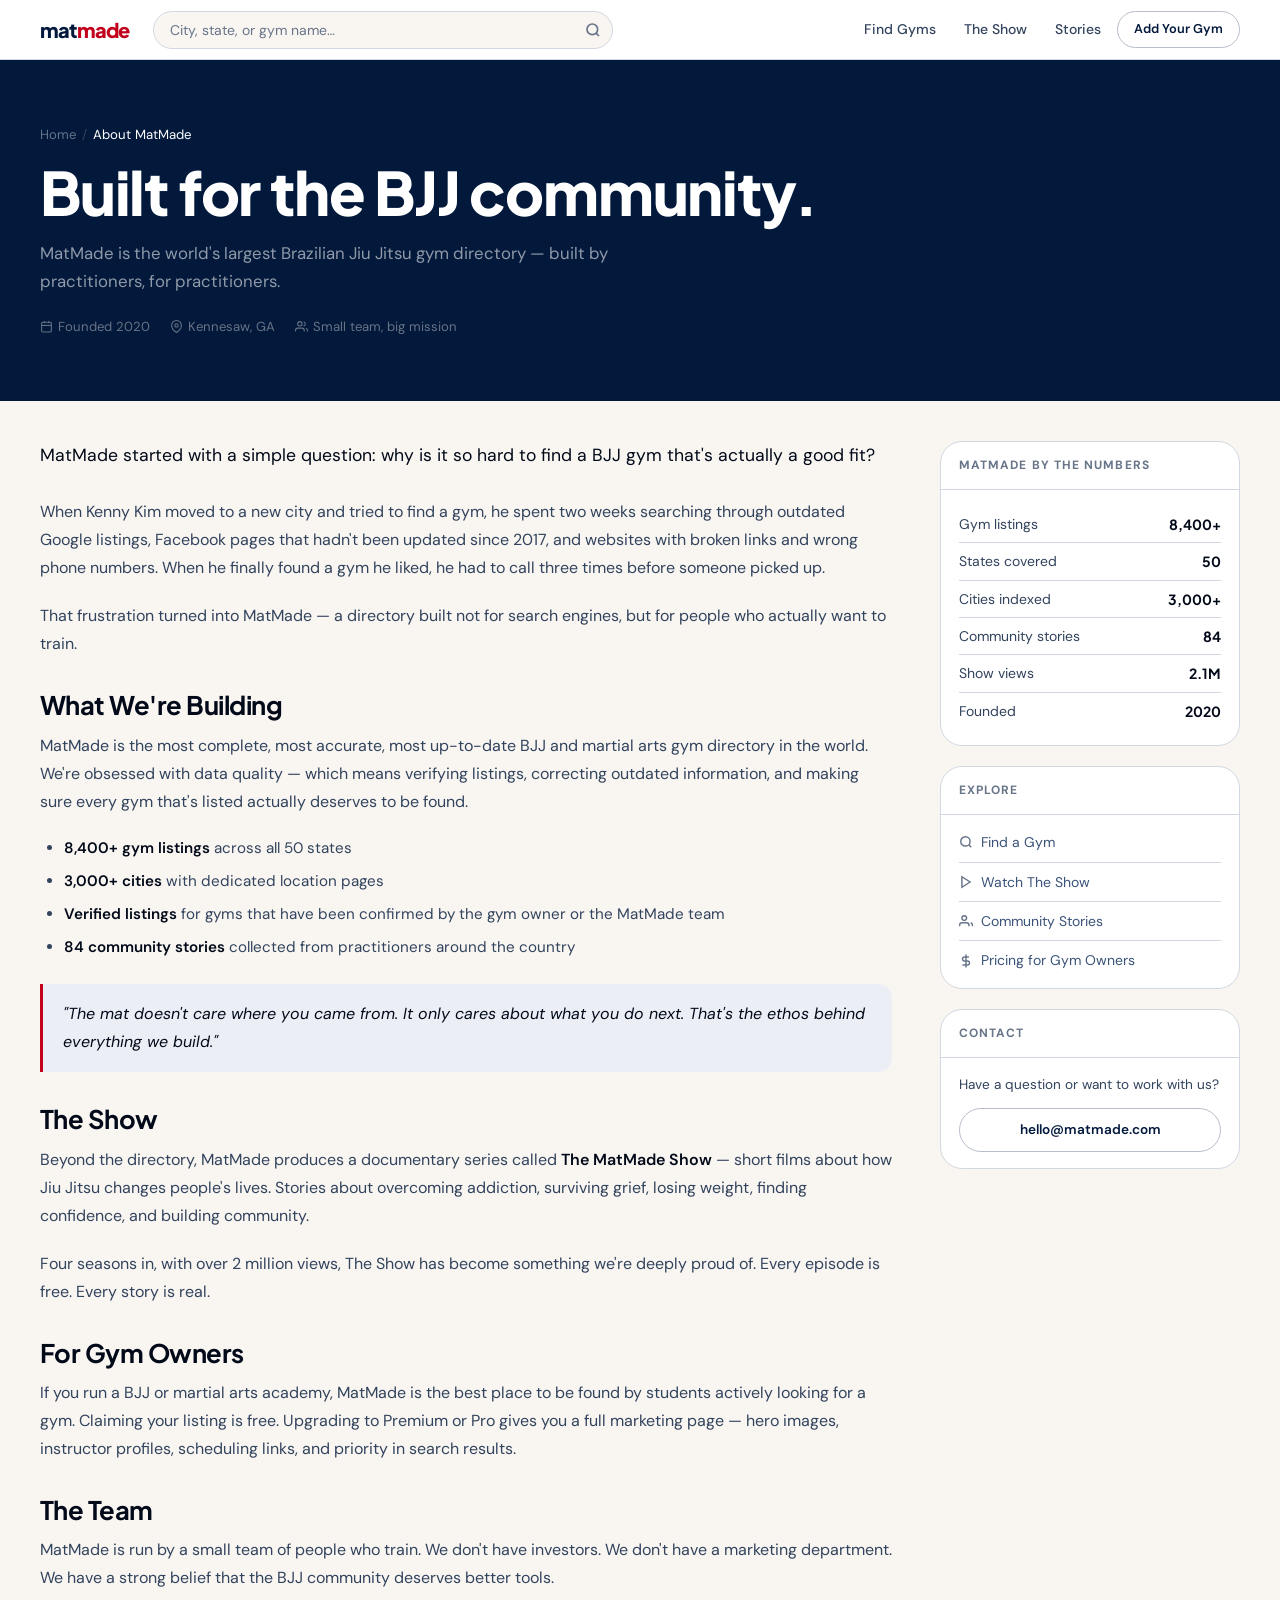
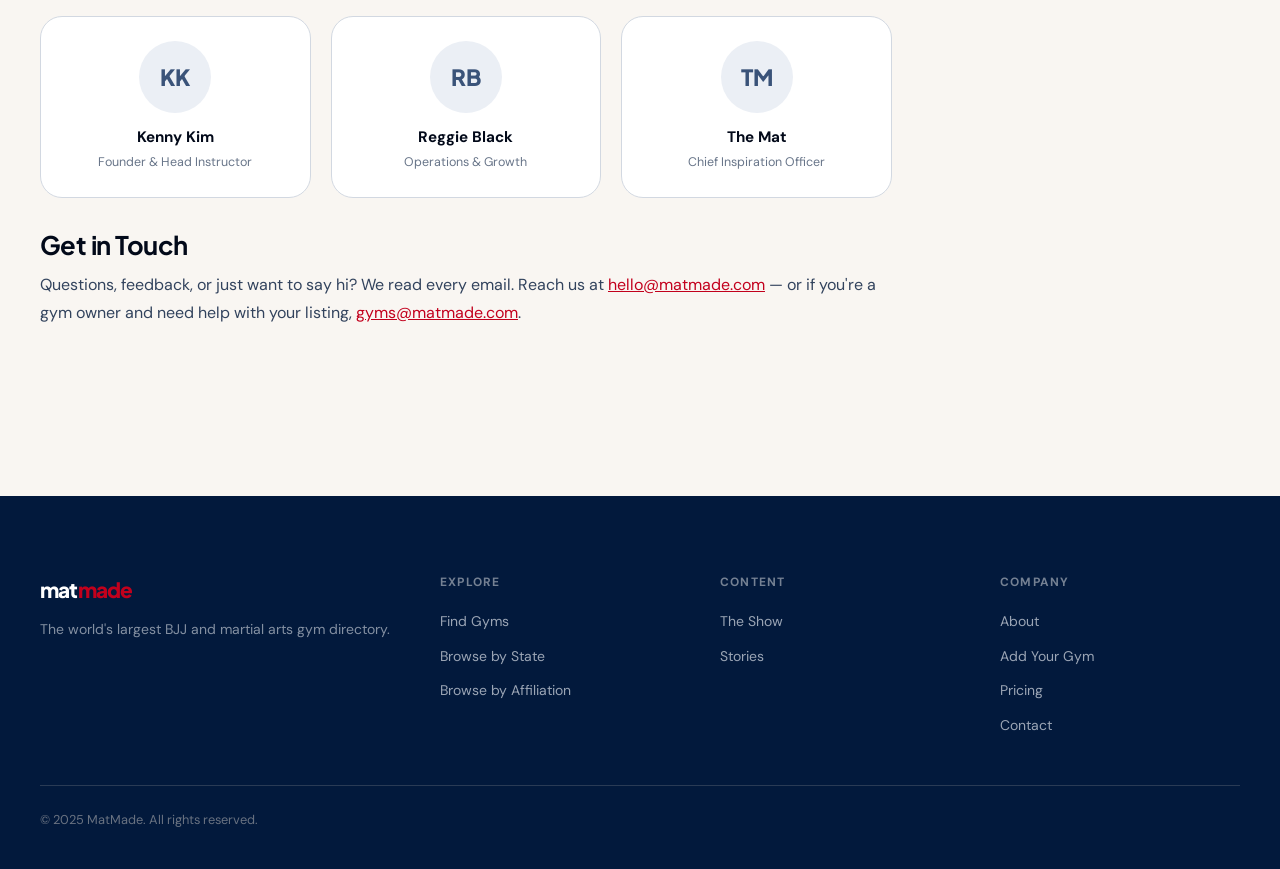
<file: about.html>
<!DOCTYPE html>
<html lang="en">
<head>
  <meta charset="UTF-8">
  <meta name="viewport" content="width=device-width, initial-scale=1.0">
  <title>About MatMade — Built for the BJJ Community</title>
  <link rel="stylesheet" href="css/style.css">
  <style>
    /* Simple/CMS page template — editorial magazine layout */
    .simple-hero {
      background: var(--navy);
      padding: clamp(40px, 5vw, 64px) 0;
    }
    .simple-hero .breadcrumb a { color: oklch(55% 0.04 258); }
    .simple-hero .breadcrumb-sep { color: oklch(38% 0.04 258); }
    .simple-hero h1 { color: white; margin-bottom: 14px; }
    .simple-hero-sub {
      color: oklch(68% 0.025 258); font-size: 1.05rem; line-height: 1.65;
      max-width: 580px;
    }
    .simple-hero-meta {
      display: flex; align-items: center; gap: 20px; flex-wrap: wrap;
      margin-top: 20px; font-size: 0.82rem; color: oklch(55% 0.03 258);
    }
    .simple-hero-meta span { display: flex; align-items: center; gap: 5px; }

    /* Content area */
    .simple-content {
      display: grid;
      grid-template-columns: 1fr 300px;
      gap: 48px;
      align-items: start;
      padding-top: 40px;
      padding-bottom: 72px;
    }
    @media (max-width: 900px) { .simple-content { grid-template-columns: 1fr; } }

    /* Rich prose */
    .prose h2 {
      font-size: clamp(1.3rem, 2vw, 1.75rem);
      color: var(--text); margin: 2rem 0 0.75rem; font-weight: 700;
    }
    .prose h3 { font-size: 1.1rem; color: var(--text); margin: 1.5rem 0 0.5rem; font-weight: 700; }
    .prose p { margin-bottom: 1.25rem; font-size: 1rem; color: var(--text-mid); line-height: 1.75; }
    .prose ul { margin: 0 0 1.25rem 0; padding-left: 1.5rem; }
    .prose li { margin-bottom: 0.5rem; font-size: 0.95rem; color: var(--text-mid); line-height: 1.65; }
    .prose strong { color: var(--text); font-weight: 600; }
    .prose blockquote {
      border-left: 3px solid var(--red);
      padding: 16px 20px; margin: 1.5rem 0;
      background: var(--bg-tint); border-radius: 0 var(--r-md) var(--r-md) 0;
    }
    .prose blockquote p { color: var(--text); font-style: italic; margin-bottom: 0; }
    .prose .lead {
      font-size: 1.1rem; color: var(--text); line-height: 1.7;
      font-weight: 400; margin-bottom: 1.75rem;
    }

    /* Team grid */
    .team-grid {
      display: grid; grid-template-columns: repeat(auto-fill, minmax(200px, 1fr)); gap: 20px;
      margin: 1.5rem 0;
    }
    .team-card {
      background: var(--surface); border: 1px solid var(--border);
      border-radius: var(--r-lg); padding: 24px; text-align: center;
    }
    .team-avatar {
      width: 72px; height: 72px; border-radius: 50%;
      background: var(--bg-tint); margin: 0 auto 12px;
      display: flex; align-items: center; justify-content: center;
      font-family: var(--font-display); font-weight: 800; font-size: 1.4rem;
      color: var(--navy-soft); overflow: hidden;
    }
    .team-avatar img { width: 100%; height: 100%; object-fit: cover; }
    .team-name { font-weight: 700; font-size: 0.95rem; color: var(--text); margin-bottom: 3px; }
    .team-role { font-size: 0.78rem; color: var(--text-dim); }

    /* Sidebar */
    .simple-sidebar { display: flex; flex-direction: column; gap: 20px; }
    .sidebar-card {
      background: var(--surface); border: 1px solid var(--border);
      border-radius: var(--r-lg); overflow: hidden;
    }
    .sidebar-card-head {
      padding: 14px 18px; border-bottom: 1px solid var(--border);
      font-size: 0.75rem; font-weight: 700; letter-spacing: 0.09em;
      text-transform: uppercase; color: var(--text-dim);
    }
    .sidebar-card-body { padding: 16px 18px; }
    .sidebar-stat { display: flex; align-items: center; justify-content: space-between; padding: 7px 0; border-bottom: 1px solid var(--border); font-size: 0.875rem; }
    .sidebar-stat:last-child { border-bottom: none; }
    .sidebar-stat-label { color: var(--text-mid); }
    .sidebar-stat-val { font-weight: 700; color: var(--text); font-family: var(--font-display); }
    .sidebar-link {
      display: flex; align-items: center; gap: 8px;
      padding: 8px 0; font-size: 0.875rem; color: var(--navy-soft);
      border-bottom: 1px solid var(--border); text-decoration: none;
      transition: color 0.12s;
    }
    .sidebar-link:last-child { border-bottom: none; }
    .sidebar-link:hover { color: var(--navy); }
    .sidebar-link svg { flex-shrink: 0; color: var(--text-dim); }
  </style>
</head>
<body>

<nav class="nav">
  <div class="nav-inner">
    <a href="index.html" class="nav-logo">mat<span>made</span></a>
    <div class="nav-search">
      <input type="text" placeholder="City, state, or gym name…" aria-label="Search gyms">
      <svg class="nav-search-icon" xmlns="http://www.w3.org/2000/svg" width="16" height="16" viewBox="0 0 24 24" fill="none" stroke="currentColor" stroke-width="2.5" aria-hidden="true"><circle cx="11" cy="11" r="8"/><line x1="21" y1="21" x2="16.65" y2="16.65"/></svg>
    </div>
    <div class="nav-links">
      <a href="search.html" class="nav-link">Find Gyms</a>
      <a href="show.html" class="nav-link">The Show</a>
      <a href="story.html" class="nav-link">Stories</a>
      <a href="#" class="btn btn-outline btn-sm" style="border-radius:999px">Add Your Gym</a>
    </div>
  </div>
</nav>

<!-- Page hero -->
<div class="simple-hero">
  <div class="container">
    <nav class="breadcrumb" aria-label="Breadcrumb">
      <a href="index.html">Home</a>
      <span class="breadcrumb-sep" aria-hidden="true">/</span>
      <span style="color:white">About MatMade</span>
    </nav>
    <h1>Built for the BJJ community.</h1>
    <p class="simple-hero-sub">MatMade is the world's largest Brazilian Jiu Jitsu gym directory — built by practitioners, for practitioners.</p>
    <div class="simple-hero-meta">
      <span>
        <svg xmlns="http://www.w3.org/2000/svg" width="13" height="13" viewBox="0 0 24 24" fill="none" stroke="currentColor" stroke-width="2" aria-hidden="true"><rect x="3" y="4" width="18" height="18" rx="2" ry="2"/><line x1="16" y1="2" x2="16" y2="6"/><line x1="8" y1="2" x2="8" y2="6"/><line x1="3" y1="10" x2="21" y2="10"/></svg>
        Founded 2020
      </span>
      <span>
        <svg xmlns="http://www.w3.org/2000/svg" width="13" height="13" viewBox="0 0 24 24" fill="none" stroke="currentColor" stroke-width="2" aria-hidden="true"><path d="M21 10c0 7-9 13-9 13s-9-6-9-13a9 9 0 0 1 18 0z"/><circle cx="12" cy="10" r="3"/></svg>
        Kennesaw, GA
      </span>
      <span>
        <svg xmlns="http://www.w3.org/2000/svg" width="13" height="13" viewBox="0 0 24 24" fill="none" stroke="currentColor" stroke-width="2" aria-hidden="true"><path d="M17 21v-2a4 4 0 0 0-4-4H5a4 4 0 0 0-4 4v2"/><circle cx="9" cy="7" r="4"/><path d="M23 21v-2a4 4 0 0 0-3-3.87"/><path d="M16 3.13a4 4 0 0 1 0 7.75"/></svg>
        Small team, big mission
      </span>
    </div>
  </div>
</div>

<!-- Content -->
<div class="container">
  <div class="simple-content">

    <article class="prose fade-up">
      <p class="lead">MatMade started with a simple question: why is it so hard to find a BJJ gym that's actually a good fit?</p>

      <p>When Kenny Kim moved to a new city and tried to find a gym, he spent two weeks searching through outdated Google listings, Facebook pages that hadn't been updated since 2017, and websites with broken links and wrong phone numbers. When he finally found a gym he liked, he had to call three times before someone picked up.</p>

      <p>That frustration turned into MatMade — a directory built not for search engines, but for people who actually want to train.</p>

      <h2>What We're Building</h2>
      <p>MatMade is the most complete, most accurate, most up-to-date BJJ and martial arts gym directory in the world. We're obsessed with data quality — which means verifying listings, correcting outdated information, and making sure every gym that's listed actually deserves to be found.</p>

      <ul>
        <li><strong>8,400+ gym listings</strong> across all 50 states</li>
        <li><strong>3,000+ cities</strong> with dedicated location pages</li>
        <li><strong>Verified listings</strong> for gyms that have been confirmed by the gym owner or the MatMade team</li>
        <li><strong>84 community stories</strong> collected from practitioners around the country</li>
      </ul>

      <blockquote>
        <p>"The mat doesn't care where you came from. It only cares about what you do next. That's the ethos behind everything we build."</p>
      </blockquote>

      <h2>The Show</h2>
      <p>Beyond the directory, MatMade produces a documentary series called <strong>The MatMade Show</strong> — short films about how Jiu Jitsu changes people's lives. Stories about overcoming addiction, surviving grief, losing weight, finding confidence, and building community.</p>

      <p>Four seasons in, with over 2 million views, The Show has become something we're deeply proud of. Every episode is free. Every story is real.</p>

      <h2>For Gym Owners</h2>
      <p>If you run a BJJ or martial arts academy, MatMade is the best place to be found by students actively looking for a gym. Claiming your listing is free. Upgrading to Premium or Pro gives you a full marketing page — hero images, instructor profiles, scheduling links, and priority in search results.</p>

      <h2>The Team</h2>
      <p>MatMade is run by a small team of people who train. We don't have investors. We don't have a marketing department. We have a strong belief that the BJJ community deserves better tools.</p>

      <div class="team-grid">
        <div class="team-card">
          <div class="team-avatar">KK</div>
          <div class="team-name">Kenny Kim</div>
          <div class="team-role">Founder &amp; Head Instructor</div>
        </div>
        <div class="team-card">
          <div class="team-avatar">RB</div>
          <div class="team-name">Reggie Black</div>
          <div class="team-role">Operations &amp; Growth</div>
        </div>
        <div class="team-card">
          <div class="team-avatar">TM</div>
          <div class="team-name">The Mat</div>
          <div class="team-role">Chief Inspiration Officer</div>
        </div>
      </div>

      <h2>Get in Touch</h2>
      <p>Questions, feedback, or just want to say hi? We read every email. Reach us at <a href="mailto:hello@matmade.com" style="color:var(--red);text-decoration:underline">hello@matmade.com</a> — or if you're a gym owner and need help with your listing, <a href="mailto:gyms@matmade.com" style="color:var(--red);text-decoration:underline">gyms@matmade.com</a>.</p>
    </article>

    <!-- Sidebar -->
    <aside class="simple-sidebar">
      <div class="sidebar-card">
        <div class="sidebar-card-head">MatMade by the Numbers</div>
        <div class="sidebar-card-body">
          <div class="sidebar-stat">
            <span class="sidebar-stat-label">Gym listings</span>
            <span class="sidebar-stat-val">8,400+</span>
          </div>
          <div class="sidebar-stat">
            <span class="sidebar-stat-label">States covered</span>
            <span class="sidebar-stat-val">50</span>
          </div>
          <div class="sidebar-stat">
            <span class="sidebar-stat-label">Cities indexed</span>
            <span class="sidebar-stat-val">3,000+</span>
          </div>
          <div class="sidebar-stat">
            <span class="sidebar-stat-label">Community stories</span>
            <span class="sidebar-stat-val">84</span>
          </div>
          <div class="sidebar-stat">
            <span class="sidebar-stat-label">Show views</span>
            <span class="sidebar-stat-val">2.1M</span>
          </div>
          <div class="sidebar-stat">
            <span class="sidebar-stat-label">Founded</span>
            <span class="sidebar-stat-val">2020</span>
          </div>
        </div>
      </div>

      <div class="sidebar-card">
        <div class="sidebar-card-head">Explore</div>
        <div class="sidebar-card-body" style="padding:8px 18px">
          <a href="search.html" class="sidebar-link">
            <svg xmlns="http://www.w3.org/2000/svg" width="14" height="14" viewBox="0 0 24 24" fill="none" stroke="currentColor" stroke-width="2.5" aria-hidden="true"><circle cx="11" cy="11" r="8"/><line x1="21" y1="21" x2="16.65" y2="16.65"/></svg>
            Find a Gym
          </a>
          <a href="show.html" class="sidebar-link">
            <svg xmlns="http://www.w3.org/2000/svg" width="14" height="14" viewBox="0 0 24 24" fill="none" stroke="currentColor" stroke-width="2.5" aria-hidden="true"><polygon points="5 3 19 12 5 21 5 3"/></svg>
            Watch The Show
          </a>
          <a href="story.html" class="sidebar-link">
            <svg xmlns="http://www.w3.org/2000/svg" width="14" height="14" viewBox="0 0 24 24" fill="none" stroke="currentColor" stroke-width="2.5" aria-hidden="true"><path d="M17 21v-2a4 4 0 0 0-4-4H5a4 4 0 0 0-4 4v2"/><circle cx="9" cy="7" r="4"/><path d="M23 21v-2a4 4 0 0 0-3-3.87"/></svg>
            Community Stories
          </a>
          <a href="pricing.html" class="sidebar-link">
            <svg xmlns="http://www.w3.org/2000/svg" width="14" height="14" viewBox="0 0 24 24" fill="none" stroke="currentColor" stroke-width="2.5" aria-hidden="true"><line x1="12" y1="1" x2="12" y2="23"/><path d="M17 5H9.5a3.5 3.5 0 0 0 0 7h5a3.5 3.5 0 0 1 0 7H6"/></svg>
            Pricing for Gym Owners
          </a>
        </div>
      </div>

      <div class="sidebar-card">
        <div class="sidebar-card-head">Contact</div>
        <div class="sidebar-card-body">
          <p style="font-size:0.85rem;color:var(--text-mid);line-height:1.6;margin-bottom:12px">Have a question or want to work with us?</p>
          <a href="mailto:hello@matmade.com" class="btn btn-outline" style="width:100%;justify-content:center;font-size:0.85rem">hello@matmade.com</a>
        </div>
      </div>
    </aside>

  </div>
</div>

<footer>
  <div class="container">
    <div class="footer-grid">
      <div>
        <div class="footer-logo">mat<span>made</span></div>
        <p class="footer-desc">The world's largest BJJ and martial arts gym directory.</p>
      </div>
      <div>
        <div class="footer-heading">Explore</div>
        <ul class="footer-links">
          <li><a href="search.html">Find Gyms</a></li>
          <li><a href="state.html">Browse by State</a></li>
          <li><a href="affiliation.html">Browse by Affiliation</a></li>
        </ul>
      </div>
      <div>
        <div class="footer-heading">Content</div>
        <ul class="footer-links">
          <li><a href="show.html">The Show</a></li>
          <li><a href="story.html">Stories</a></li>
        </ul>
      </div>
      <div>
        <div class="footer-heading">Company</div>
        <ul class="footer-links">
          <li><a href="about.html">About</a></li>
          <li><a href="#">Add Your Gym</a></li>
          <li><a href="pricing.html">Pricing</a></li>
          <li><a href="#">Contact</a></li>
        </ul>
      </div>
    </div>
    <div class="footer-bottom">
      <span>© 2025 MatMade. All rights reserved.</span>
    </div>
  </div>
</footer>

<nav class="mobile-nav" aria-label="Mobile navigation">
  <div class="mobile-nav-inner">
    <a href="index.html" class="mobile-nav-item" style="text-decoration:none">
      <svg xmlns="http://www.w3.org/2000/svg" width="22" height="22" viewBox="0 0 24 24" fill="none" stroke="currentColor" stroke-width="2" aria-hidden="true"><path d="m3 9 9-7 9 7v11a2 2 0 0 1-2 2H5a2 2 0 0 1-2-2z"/><polyline points="9 22 9 12 15 12 15 22"/></svg>
      Home
    </a>
    <a href="search.html" class="mobile-nav-item" style="text-decoration:none">
      <svg xmlns="http://www.w3.org/2000/svg" width="22" height="22" viewBox="0 0 24 24" fill="none" stroke="currentColor" stroke-width="2" aria-hidden="true"><circle cx="11" cy="11" r="8"/><line x1="21" y1="21" x2="16.65" y2="16.65"/></svg>
      Search
    </a>
    <div class="mobile-nav-item">
      <svg xmlns="http://www.w3.org/2000/svg" width="22" height="22" viewBox="0 0 24 24" fill="none" stroke="currentColor" stroke-width="2" aria-hidden="true"><polygon points="3 6 9 3 15 6 21 3 21 18 15 21 9 18 3 21"/><line x1="9" y1="3" x2="9" y2="18"/><line x1="15" y1="6" x2="15" y2="21"/></svg>
      Map
    </div>
    <div class="mobile-nav-item active">
      <svg xmlns="http://www.w3.org/2000/svg" width="22" height="22" viewBox="0 0 24 24" fill="none" stroke="currentColor" stroke-width="2" aria-hidden="true"><circle cx="12" cy="12" r="10"/><line x1="12" y1="8" x2="12" y2="12"/><line x1="12" y1="16" x2="12.01" y2="16"/></svg>
      About
    </div>
  </div>
</nav>

<script src="js/app.js"></script>
</body>
</html>
</file>
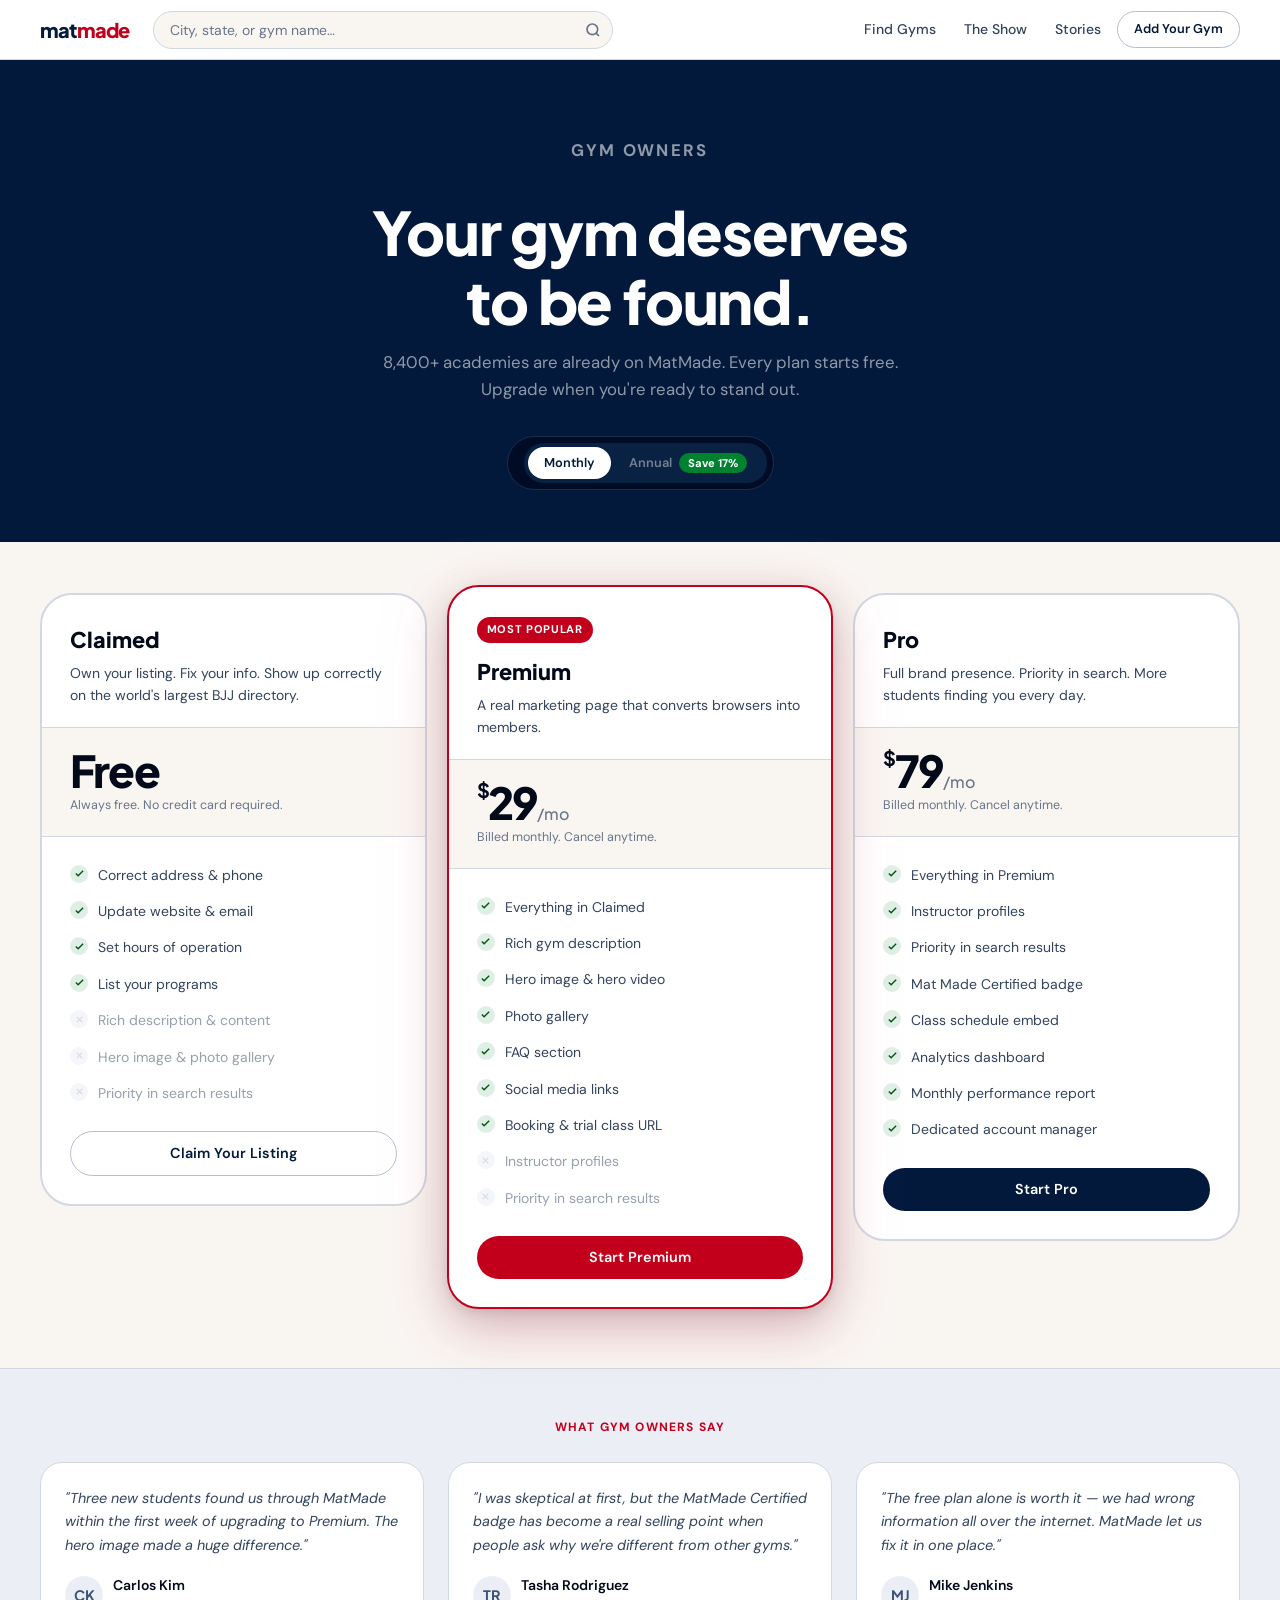
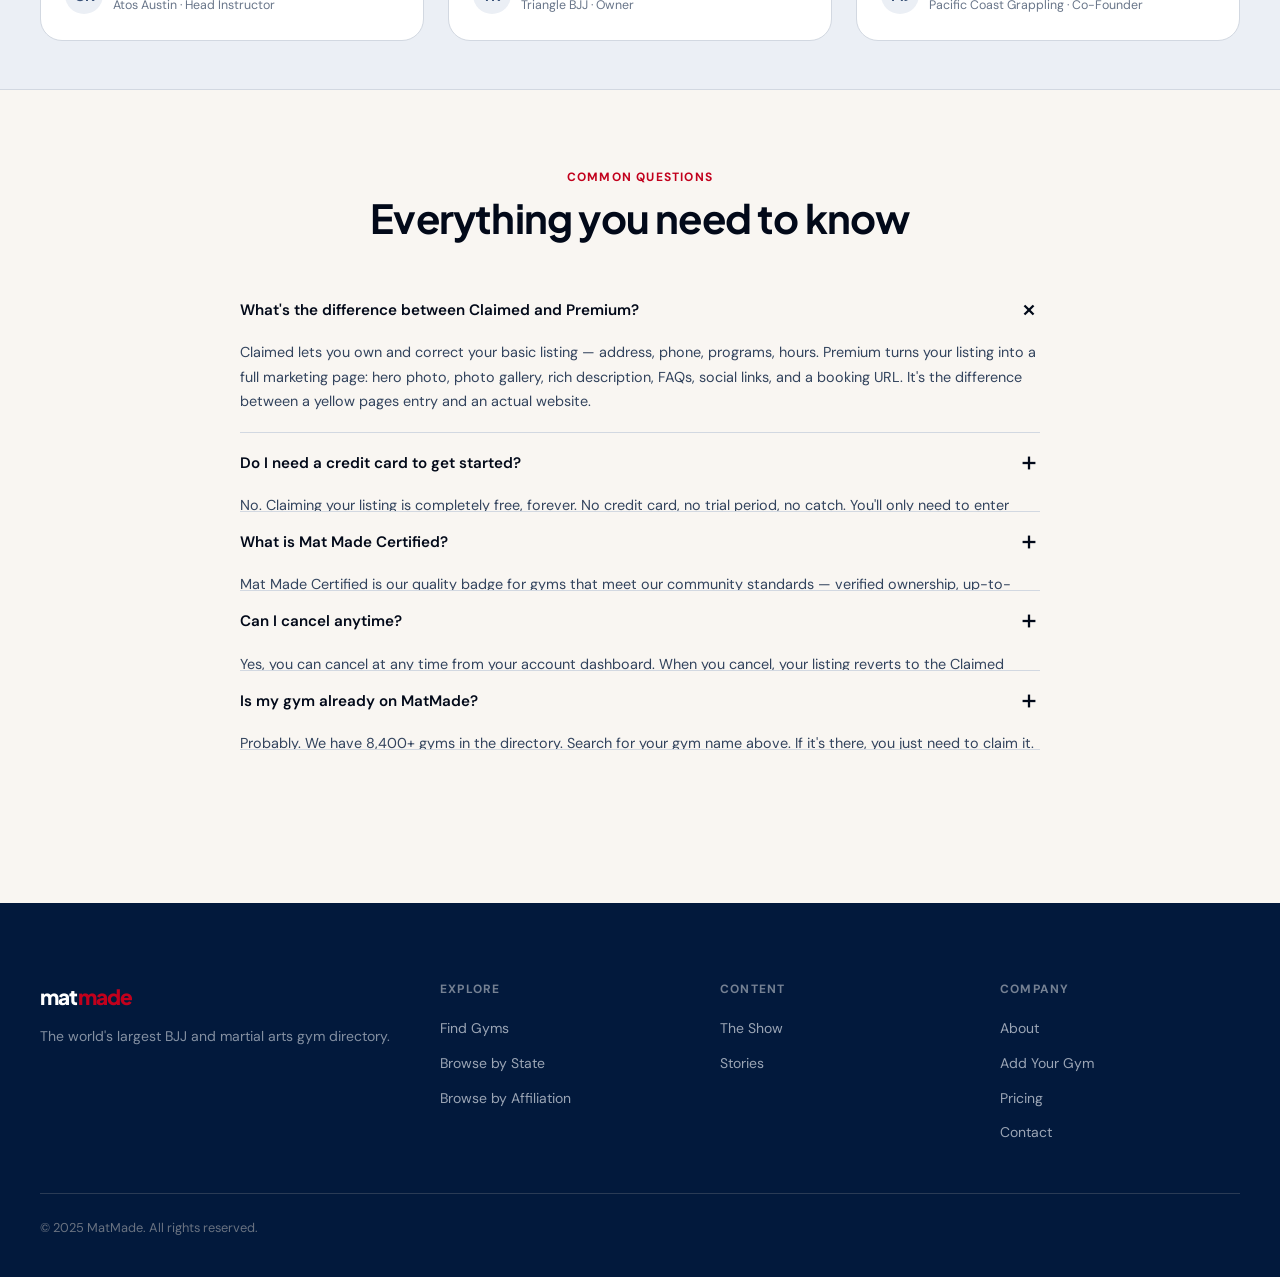
<file: pricing.html>
<!DOCTYPE html>
<html lang="en">
<head>
  <meta charset="UTF-8">
  <meta name="viewport" content="width=device-width, initial-scale=1.0">
  <title>Pricing — MatMade for Gym Owners</title>
  <link rel="stylesheet" href="css/style.css">
  <style>
    /* Athletic editorial pricing — clean hierarchy, red accent on featured tier */

    .pricing-hero {
      background: var(--navy);
      padding: clamp(48px, 6vw, 80px) 0 clamp(32px, 4vw, 52px);
      text-align: center;
    }
    .pricing-hero-eyebrow { color: var(--red); font-size: 0.75rem; font-weight: 700; letter-spacing: 0.14em; text-transform: uppercase; margin-bottom: 14px; }
    .pricing-hero h1 { color: white; margin-bottom: 14px; }
    .pricing-hero p { color: oklch(68% 0.025 258); font-size: 1.05rem; max-width: 520px; margin: 0 auto 32px; line-height: 1.65; }

    /* Toggle */
    .billing-toggle {
      display: inline-flex; align-items: center; gap: 12px;
      background: oklch(16% 0.06 258);
      border: 1px solid oklch(30% 0.06 258);
      border-radius: 999px;
      padding: 6px 6px 6px 16px;
    }
    .billing-label { font-size: 0.875rem; color: oklch(72% 0.025 258); }
    .billing-label.active { color: white; font-weight: 600; }
    .billing-slider {
      background: oklch(25% 0.07 258);
      border-radius: 999px;
      padding: 4px;
      display: flex; gap: 2px;
    }
    .billing-opt {
      padding: 6px 16px; border-radius: 999px;
      font-size: 0.8rem; font-weight: 600;
      cursor: pointer; transition: all 0.15s;
      color: oklch(60% 0.03 258);
    }
    .billing-opt.active { background: white; color: var(--navy); }
    .billing-save {
      background: oklch(52% 0.16 150); color: white;
      font-size: 0.7rem; font-weight: 700; padding: 3px 9px; border-radius: 999px;
    }

    /* Pricing grid */
    .pricing-grid {
      display: grid;
      grid-template-columns: repeat(3, 1fr);
      gap: 20px;
      align-items: start;
      padding: clamp(32px, 4vw, 56px) 0;
    }
    @media (max-width: 900px) { .pricing-grid { grid-template-columns: 1fr; max-width: 480px; margin: 0 auto; } }

    .tier-card {
      background: var(--surface);
      border: 2px solid var(--border);
      border-radius: var(--r-xl);
      overflow: hidden;
      transition: transform 0.2s var(--ease-out), box-shadow 0.2s var(--ease-out);
    }
    .tier-card:hover { transform: translateY(-4px); box-shadow: var(--shadow-lg); }
    .tier-card.featured {
      border-color: var(--red);
      transform: translateY(-8px);
      box-shadow: 0 20px 60px oklch(50% 0.22 23 / 0.18), var(--shadow-lg);
    }
    .tier-card.featured:hover { transform: translateY(-12px); }

    .tier-header { padding: 28px 28px 20px; position: relative; }
    .tier-badge {
      display: inline-flex; align-items: center;
      background: var(--red); color: white;
      font-size: 0.7rem; font-weight: 700; letter-spacing: 0.06em;
      text-transform: uppercase; padding: 4px 10px; border-radius: 999px;
      margin-bottom: 12px;
    }
    .tier-name {
      font-family: var(--font-display); font-weight: 800;
      font-size: 1.35rem; color: var(--text); margin-bottom: 6px;
    }
    .tier-desc { font-size: 0.875rem; color: var(--text-mid); line-height: 1.55; }

    .tier-price { padding: 20px 28px; border-top: 1px solid var(--border); border-bottom: 1px solid var(--border); background: var(--bg); }
    .tier-price-amount {
      font-family: var(--font-display); font-weight: 800;
      font-size: 2.75rem; color: var(--text); letter-spacing: -0.04em; line-height: 1;
    }
    .tier-price-amount sup { font-size: 1.25rem; vertical-align: top; margin-top: 6px; font-weight: 700; }
    .tier-price-amount .period { font-size: 1rem; font-weight: 500; color: var(--text-dim); letter-spacing: 0; }
    .tier-price-note { font-size: 0.78rem; color: var(--text-dim); margin-top: 4px; }
    .tier-price-annual { font-size: 0.8rem; color: oklch(42% 0.14 150); font-weight: 600; margin-top: 6px; }

    .tier-features { padding: 20px 28px; }
    .feature-item {
      display: flex; align-items: flex-start; gap: 10px;
      padding: 7px 0; font-size: 0.875rem; color: var(--text-mid);
    }
    .feature-check {
      width: 18px; height: 18px; border-radius: 50%;
      flex-shrink: 0; display: flex; align-items: center; justify-content: center;
      margin-top: 1px;
    }
    .feature-check.yes { background: oklch(52% 0.16 150 / 0.12); color: oklch(38% 0.14 150); }
    .feature-check.no { background: var(--bg-tint); color: var(--border-mid); }

    .tier-cta { padding: 0 28px 28px; }
    .tier-cta .btn { width: 100%; justify-content: center; }

    /* Comparison table */
    .compare-table {
      width: 100%; border-collapse: collapse;
      margin-top: 8px;
    }
    .compare-table th, .compare-table td {
      padding: 12px 20px; text-align: left; font-size: 0.875rem;
      border-bottom: 1px solid var(--border);
    }
    .compare-table th {
      font-size: 0.75rem; font-weight: 700; letter-spacing: 0.06em;
      text-transform: uppercase; color: var(--text-dim);
      background: var(--bg-tint);
    }
    .compare-table th.featured-col { color: var(--red); background: oklch(97% 0.01 23); }
    .compare-table td:not(:first-child) { text-align: center; }
    .compare-table tr:last-child td { border-bottom: none; }
    .compare-table tr:hover td { background: var(--bg); }
    .check-yes { color: oklch(38% 0.14 150); font-size: 1.1rem; }
    .check-no  { color: var(--border-mid); font-size: 1.1rem; }

    /* FAQ */
    .faq-item { border-bottom: 1px solid var(--border); }
    .faq-q {
      display: flex; align-items: center; justify-content: space-between;
      padding: 18px 0; cursor: pointer; gap: 16px;
      font-weight: 600; font-size: 0.95rem; color: var(--text);
      transition: color 0.12s;
    }
    .faq-q:hover { color: var(--navy); }
    .faq-icon { flex-shrink: 0; width: 22px; height: 22px; transition: transform 0.2s; }
    .faq-item.open .faq-icon { transform: rotate(45deg); }
    .faq-a {
      overflow: hidden;
      display: grid; grid-template-rows: 0fr;
      transition: grid-template-rows 0.25s var(--ease-out);
    }
    .faq-item.open .faq-a { grid-template-rows: 1fr; }
    .faq-a-inner { overflow: hidden; padding-bottom: 18px; font-size: 0.9rem; color: var(--text-mid); line-height: 1.7; }

    /* Social proof */
    .quote-strip {
      background: var(--bg-tint);
      border-top: 1px solid var(--border);
      border-bottom: 1px solid var(--border);
      padding: clamp(32px, 4vw, 48px) 0;
    }
    .quote-grid { display: grid; grid-template-columns: repeat(auto-fit, minmax(260px, 1fr)); gap: 24px; }
    .quote-card { background: var(--surface); border: 1px solid var(--border); border-radius: var(--r-lg); padding: 24px; }
    .quote-text { font-size: 0.9rem; color: var(--text-mid); line-height: 1.65; font-style: italic; margin-bottom: 16px; }
    .quote-author { display: flex; align-items: center; gap: 10px; }
    .quote-avatar {
      width: 38px; height: 38px; border-radius: 50%;
      background: var(--bg-tint); display: flex; align-items: center; justify-content: center;
      font-family: var(--font-display); font-weight: 700; font-size: 0.9rem;
      color: var(--navy-soft);
    }
    .quote-name { font-weight: 600; font-size: 0.875rem; color: var(--text); }
    .quote-gym { font-size: 0.775rem; color: var(--text-dim); }
  </style>
</head>
<body>

<nav class="nav">
  <div class="nav-inner">
    <a href="index.html" class="nav-logo">mat<span>made</span></a>
    <div class="nav-search">
      <input type="text" placeholder="City, state, or gym name…" aria-label="Search gyms">
      <svg class="nav-search-icon" xmlns="http://www.w3.org/2000/svg" width="16" height="16" viewBox="0 0 24 24" fill="none" stroke="currentColor" stroke-width="2.5" aria-hidden="true"><circle cx="11" cy="11" r="8"/><line x1="21" y1="21" x2="16.65" y2="16.65"/></svg>
    </div>
    <div class="nav-links">
      <a href="search.html" class="nav-link">Find Gyms</a>
      <a href="show.html" class="nav-link">The Show</a>
      <a href="story.html" class="nav-link">Stories</a>
      <a href="#" class="btn btn-outline btn-sm" style="border-radius:999px">Add Your Gym</a>
    </div>
  </div>
</nav>

<!-- Hero -->
<div class="pricing-hero">
  <div class="container">
    <p class="pricing-hero-eyebrow">Gym Owners</p>
    <h1>Your gym deserves<br>to be found.</h1>
    <p>8,400+ academies are already on MatMade. Every plan starts free. Upgrade when you're ready to stand out.</p>
    <div class="billing-toggle" role="group" aria-label="Billing period">
      <div class="billing-slider">
        <div class="billing-opt active" id="monthly-btn" role="button" tabindex="0">Monthly</div>
        <div class="billing-opt" id="annual-btn" role="button" tabindex="0">
          Annual <span class="billing-save" style="margin-left:4px">Save 17%</span>
        </div>
      </div>
    </div>
  </div>
</div>

<!-- Pricing grid -->
<div class="container">
  <div class="pricing-grid">

    <!-- Claimed (Free) -->
    <div class="tier-card">
      <div class="tier-header">
        <div class="tier-name">Claimed</div>
        <p class="tier-desc">Own your listing. Fix your info. Show up correctly on the world's largest BJJ directory.</p>
      </div>
      <div class="tier-price">
        <div class="tier-price-amount">Free</div>
        <div class="tier-price-note">Always free. No credit card required.</div>
      </div>
      <div class="tier-features">
        <div class="feature-item">
          <div class="feature-check yes" aria-label="Included"><svg xmlns="http://www.w3.org/2000/svg" width="11" height="11" viewBox="0 0 24 24" fill="none" stroke="currentColor" stroke-width="3"><polyline points="20 6 9 17 4 12"/></svg></div>
          Correct address &amp; phone
        </div>
        <div class="feature-item">
          <div class="feature-check yes" aria-label="Included"><svg xmlns="http://www.w3.org/2000/svg" width="11" height="11" viewBox="0 0 24 24" fill="none" stroke="currentColor" stroke-width="3"><polyline points="20 6 9 17 4 12"/></svg></div>
          Update website &amp; email
        </div>
        <div class="feature-item">
          <div class="feature-check yes" aria-label="Included"><svg xmlns="http://www.w3.org/2000/svg" width="11" height="11" viewBox="0 0 24 24" fill="none" stroke="currentColor" stroke-width="3"><polyline points="20 6 9 17 4 12"/></svg></div>
          Set hours of operation
        </div>
        <div class="feature-item">
          <div class="feature-check yes" aria-label="Included"><svg xmlns="http://www.w3.org/2000/svg" width="11" height="11" viewBox="0 0 24 24" fill="none" stroke="currentColor" stroke-width="3"><polyline points="20 6 9 17 4 12"/></svg></div>
          List your programs
        </div>
        <div class="feature-item" style="opacity:0.5">
          <div class="feature-check no" aria-label="Not included"><svg xmlns="http://www.w3.org/2000/svg" width="11" height="11" viewBox="0 0 24 24" fill="none" stroke="currentColor" stroke-width="2.5"><line x1="18" y1="6" x2="6" y2="18"/><line x1="6" y1="6" x2="18" y2="18"/></svg></div>
          Rich description &amp; content
        </div>
        <div class="feature-item" style="opacity:0.5">
          <div class="feature-check no" aria-label="Not included"><svg xmlns="http://www.w3.org/2000/svg" width="11" height="11" viewBox="0 0 24 24" fill="none" stroke="currentColor" stroke-width="2.5"><line x1="18" y1="6" x2="6" y2="18"/><line x1="6" y1="6" x2="18" y2="18"/></svg></div>
          Hero image &amp; photo gallery
        </div>
        <div class="feature-item" style="opacity:0.5">
          <div class="feature-check no" aria-label="Not included"><svg xmlns="http://www.w3.org/2000/svg" width="11" height="11" viewBox="0 0 24 24" fill="none" stroke="currentColor" stroke-width="2.5"><line x1="18" y1="6" x2="6" y2="18"/><line x1="6" y1="6" x2="18" y2="18"/></svg></div>
          Priority in search results
        </div>
      </div>
      <div class="tier-cta">
        <a href="#" class="btn btn-outline">Claim Your Listing</a>
      </div>
    </div>

    <!-- Premium (featured) -->
    <div class="tier-card featured" aria-label="Most popular plan">
      <div class="tier-header">
        <div class="tier-badge">Most Popular</div>
        <div class="tier-name">Premium</div>
        <p class="tier-desc">A real marketing page that converts browsers into members.</p>
      </div>
      <div class="tier-price">
        <div class="tier-price-amount">
          <sup>$</sup><span id="premium-price">29</span><span class="period">/mo</span>
        </div>
        <div class="tier-price-note" id="premium-note">Billed monthly. Cancel anytime.</div>
        <div class="tier-price-annual" id="premium-annual" style="display:none">$290/yr — save $58 vs monthly</div>
      </div>
      <div class="tier-features">
        <div class="feature-item">
          <div class="feature-check yes" aria-label="Included"><svg xmlns="http://www.w3.org/2000/svg" width="11" height="11" viewBox="0 0 24 24" fill="none" stroke="currentColor" stroke-width="3"><polyline points="20 6 9 17 4 12"/></svg></div>
          Everything in Claimed
        </div>
        <div class="feature-item">
          <div class="feature-check yes" aria-label="Included"><svg xmlns="http://www.w3.org/2000/svg" width="11" height="11" viewBox="0 0 24 24" fill="none" stroke="currentColor" stroke-width="3"><polyline points="20 6 9 17 4 12"/></svg></div>
          Rich gym description
        </div>
        <div class="feature-item">
          <div class="feature-check yes" aria-label="Included"><svg xmlns="http://www.w3.org/2000/svg" width="11" height="11" viewBox="0 0 24 24" fill="none" stroke="currentColor" stroke-width="3"><polyline points="20 6 9 17 4 12"/></svg></div>
          Hero image &amp; hero video
        </div>
        <div class="feature-item">
          <div class="feature-check yes" aria-label="Included"><svg xmlns="http://www.w3.org/2000/svg" width="11" height="11" viewBox="0 0 24 24" fill="none" stroke="currentColor" stroke-width="3"><polyline points="20 6 9 17 4 12"/></svg></div>
          Photo gallery
        </div>
        <div class="feature-item">
          <div class="feature-check yes" aria-label="Included"><svg xmlns="http://www.w3.org/2000/svg" width="11" height="11" viewBox="0 0 24 24" fill="none" stroke="currentColor" stroke-width="3"><polyline points="20 6 9 17 4 12"/></svg></div>
          FAQ section
        </div>
        <div class="feature-item">
          <div class="feature-check yes" aria-label="Included"><svg xmlns="http://www.w3.org/2000/svg" width="11" height="11" viewBox="0 0 24 24" fill="none" stroke="currentColor" stroke-width="3"><polyline points="20 6 9 17 4 12"/></svg></div>
          Social media links
        </div>
        <div class="feature-item">
          <div class="feature-check yes" aria-label="Included"><svg xmlns="http://www.w3.org/2000/svg" width="11" height="11" viewBox="0 0 24 24" fill="none" stroke="currentColor" stroke-width="3"><polyline points="20 6 9 17 4 12"/></svg></div>
          Booking &amp; trial class URL
        </div>
        <div class="feature-item" style="opacity:0.5">
          <div class="feature-check no" aria-label="Not included"><svg xmlns="http://www.w3.org/2000/svg" width="11" height="11" viewBox="0 0 24 24" fill="none" stroke="currentColor" stroke-width="2.5"><line x1="18" y1="6" x2="6" y2="18"/><line x1="6" y1="6" x2="18" y2="18"/></svg></div>
          Instructor profiles
        </div>
        <div class="feature-item" style="opacity:0.5">
          <div class="feature-check no" aria-label="Not included"><svg xmlns="http://www.w3.org/2000/svg" width="11" height="11" viewBox="0 0 24 24" fill="none" stroke="currentColor" stroke-width="2.5"><line x1="18" y1="6" x2="6" y2="18"/><line x1="6" y1="6" x2="18" y2="18"/></svg></div>
          Priority in search results
        </div>
      </div>
      <div class="tier-cta">
        <a href="#" class="btn btn-primary">Start Premium</a>
      </div>
    </div>

    <!-- Pro -->
    <div class="tier-card">
      <div class="tier-header">
        <div class="tier-name">Pro</div>
        <p class="tier-desc">Full brand presence. Priority in search. More students finding you every day.</p>
      </div>
      <div class="tier-price">
        <div class="tier-price-amount">
          <sup>$</sup><span id="pro-price">79</span><span class="period">/mo</span>
        </div>
        <div class="tier-price-note" id="pro-note">Billed monthly. Cancel anytime.</div>
        <div class="tier-price-annual" id="pro-annual" style="display:none">$790/yr — save $158 vs monthly</div>
      </div>
      <div class="tier-features">
        <div class="feature-item">
          <div class="feature-check yes" aria-label="Included"><svg xmlns="http://www.w3.org/2000/svg" width="11" height="11" viewBox="0 0 24 24" fill="none" stroke="currentColor" stroke-width="3"><polyline points="20 6 9 17 4 12"/></svg></div>
          Everything in Premium
        </div>
        <div class="feature-item">
          <div class="feature-check yes" aria-label="Included"><svg xmlns="http://www.w3.org/2000/svg" width="11" height="11" viewBox="0 0 24 24" fill="none" stroke="currentColor" stroke-width="3"><polyline points="20 6 9 17 4 12"/></svg></div>
          Instructor profiles
        </div>
        <div class="feature-item">
          <div class="feature-check yes" aria-label="Included"><svg xmlns="http://www.w3.org/2000/svg" width="11" height="11" viewBox="0 0 24 24" fill="none" stroke="currentColor" stroke-width="3"><polyline points="20 6 9 17 4 12"/></svg></div>
          Priority in search results
        </div>
        <div class="feature-item">
          <div class="feature-check yes" aria-label="Included"><svg xmlns="http://www.w3.org/2000/svg" width="11" height="11" viewBox="0 0 24 24" fill="none" stroke="currentColor" stroke-width="3"><polyline points="20 6 9 17 4 12"/></svg></div>
          Mat Made Certified badge
        </div>
        <div class="feature-item">
          <div class="feature-check yes" aria-label="Included"><svg xmlns="http://www.w3.org/2000/svg" width="11" height="11" viewBox="0 0 24 24" fill="none" stroke="currentColor" stroke-width="3"><polyline points="20 6 9 17 4 12"/></svg></div>
          Class schedule embed
        </div>
        <div class="feature-item">
          <div class="feature-check yes" aria-label="Included"><svg xmlns="http://www.w3.org/2000/svg" width="11" height="11" viewBox="0 0 24 24" fill="none" stroke="currentColor" stroke-width="3"><polyline points="20 6 9 17 4 12"/></svg></div>
          Analytics dashboard
        </div>
        <div class="feature-item">
          <div class="feature-check yes" aria-label="Included"><svg xmlns="http://www.w3.org/2000/svg" width="11" height="11" viewBox="0 0 24 24" fill="none" stroke="currentColor" stroke-width="3"><polyline points="20 6 9 17 4 12"/></svg></div>
          Monthly performance report
        </div>
        <div class="feature-item">
          <div class="feature-check yes" aria-label="Included"><svg xmlns="http://www.w3.org/2000/svg" width="11" height="11" viewBox="0 0 24 24" fill="none" stroke="currentColor" stroke-width="3"><polyline points="20 6 9 17 4 12"/></svg></div>
          Dedicated account manager
        </div>
      </div>
      <div class="tier-cta">
        <a href="#" class="btn btn-navy">Start Pro</a>
      </div>
    </div>

  </div>
</div>

<!-- Social proof quotes -->
<div class="quote-strip">
  <div class="container">
    <p class="section-eyebrow" style="text-align:center;margin-bottom:24px">What Gym Owners Say</p>
    <div class="quote-grid">
      <div class="quote-card">
        <p class="quote-text">"Three new students found us through MatMade within the first week of upgrading to Premium. The hero image made a huge difference."</p>
        <div class="quote-author">
          <div class="quote-avatar">CK</div>
          <div>
            <div class="quote-name">Carlos Kim</div>
            <div class="quote-gym">Atos Austin · Head Instructor</div>
          </div>
        </div>
      </div>
      <div class="quote-card">
        <p class="quote-text">"I was skeptical at first, but the MatMade Certified badge has become a real selling point when people ask why we're different from other gyms."</p>
        <div class="quote-author">
          <div class="quote-avatar">TR</div>
          <div>
            <div class="quote-name">Tasha Rodriguez</div>
            <div class="quote-gym">Triangle BJJ · Owner</div>
          </div>
        </div>
      </div>
      <div class="quote-card">
        <p class="quote-text">"The free plan alone is worth it — we had wrong information all over the internet. MatMade let us fix it in one place."</p>
        <div class="quote-author">
          <div class="quote-avatar">MJ</div>
          <div>
            <div class="quote-name">Mike Jenkins</div>
            <div class="quote-gym">Pacific Coast Grappling · Co-Founder</div>
          </div>
        </div>
      </div>
    </div>
  </div>
</div>

<!-- FAQ -->
<section class="section">
  <div class="container-narrow">
    <div style="text-align:center;margin-bottom:clamp(28px,3vw,44px)">
      <p class="section-eyebrow">Common Questions</p>
      <h2>Everything you need to know</h2>
    </div>
    <div class="faq-list">
      <div class="faq-item open">
        <div class="faq-q" role="button" tabindex="0">
          What's the difference between Claimed and Premium?
          <svg class="faq-icon" xmlns="http://www.w3.org/2000/svg" viewBox="0 0 24 24" fill="none" stroke="currentColor" stroke-width="2.5"><line x1="12" y1="5" x2="12" y2="19"/><line x1="5" y1="12" x2="19" y2="12"/></svg>
        </div>
        <div class="faq-a"><div class="faq-a-inner">Claimed lets you own and correct your basic listing — address, phone, programs, hours. Premium turns your listing into a full marketing page: hero photo, photo gallery, rich description, FAQs, social links, and a booking URL. It's the difference between a yellow pages entry and an actual website.</div></div>
      </div>
      <div class="faq-item">
        <div class="faq-q" role="button" tabindex="0">
          Do I need a credit card to get started?
          <svg class="faq-icon" xmlns="http://www.w3.org/2000/svg" viewBox="0 0 24 24" fill="none" stroke="currentColor" stroke-width="2.5"><line x1="12" y1="5" x2="12" y2="19"/><line x1="5" y1="12" x2="19" y2="12"/></svg>
        </div>
        <div class="faq-a"><div class="faq-a-inner">No. Claiming your listing is completely free, forever. No credit card, no trial period, no catch. You'll only need to enter payment information if you decide to upgrade to Premium or Pro.</div></div>
      </div>
      <div class="faq-item">
        <div class="faq-q" role="button" tabindex="0">
          What is Mat Made Certified?
          <svg class="faq-icon" xmlns="http://www.w3.org/2000/svg" viewBox="0 0 24 24" fill="none" stroke="currentColor" stroke-width="2.5"><line x1="12" y1="5" x2="12" y2="19"/><line x1="5" y1="12" x2="19" y2="12"/></svg>
        </div>
        <div class="faq-a"><div class="faq-a-inner">Mat Made Certified is our quality badge for gyms that meet our community standards — verified ownership, up-to-date listing information, and a commitment to student experience. It appears prominently on your listing and in search results. Available on Pro.</div></div>
      </div>
      <div class="faq-item">
        <div class="faq-q" role="button" tabindex="0">
          Can I cancel anytime?
          <svg class="faq-icon" xmlns="http://www.w3.org/2000/svg" viewBox="0 0 24 24" fill="none" stroke="currentColor" stroke-width="2.5"><line x1="12" y1="5" x2="12" y2="19"/><line x1="5" y1="12" x2="19" y2="12"/></svg>
        </div>
        <div class="faq-a"><div class="faq-a-inner">Yes, you can cancel at any time from your account dashboard. When you cancel, your listing reverts to the Claimed (free) tier at the end of your billing period. Your basic information stays live — you just lose the premium features.</div></div>
      </div>
      <div class="faq-item">
        <div class="faq-q" role="button" tabindex="0">
          Is my gym already on MatMade?
          <svg class="faq-icon" xmlns="http://www.w3.org/2000/svg" viewBox="0 0 24 24" fill="none" stroke="currentColor" stroke-width="2.5"><line x1="12" y1="5" x2="12" y2="19"/><line x1="5" y1="12" x2="19" y2="12"/></svg>
        </div>
        <div class="faq-a"><div class="faq-a-inner">Probably. We have 8,400+ gyms in the directory. Search for your gym name above. If it's there, you just need to claim it. If it's not there, you can add it for free in about 2 minutes.</div></div>
      </div>
    </div>
  </div>
</section>

<footer>
  <div class="container">
    <div class="footer-grid">
      <div>
        <div class="footer-logo">mat<span>made</span></div>
        <p class="footer-desc">The world's largest BJJ and martial arts gym directory.</p>
      </div>
      <div>
        <div class="footer-heading">Explore</div>
        <ul class="footer-links">
          <li><a href="search.html">Find Gyms</a></li>
          <li><a href="state.html">Browse by State</a></li>
          <li><a href="affiliation.html">Browse by Affiliation</a></li>
        </ul>
      </div>
      <div>
        <div class="footer-heading">Content</div>
        <ul class="footer-links">
          <li><a href="show.html">The Show</a></li>
          <li><a href="story.html">Stories</a></li>
        </ul>
      </div>
      <div>
        <div class="footer-heading">Company</div>
        <ul class="footer-links">
          <li><a href="about.html">About</a></li>
          <li><a href="#">Add Your Gym</a></li>
          <li><a href="pricing.html">Pricing</a></li>
          <li><a href="#">Contact</a></li>
        </ul>
      </div>
    </div>
    <div class="footer-bottom">
      <span>© 2025 MatMade. All rights reserved.</span>
    </div>
  </div>
</footer>

<nav class="mobile-nav" aria-label="Mobile navigation">
  <div class="mobile-nav-inner">
    <a href="index.html" class="mobile-nav-item" style="text-decoration:none">
      <svg xmlns="http://www.w3.org/2000/svg" width="22" height="22" viewBox="0 0 24 24" fill="none" stroke="currentColor" stroke-width="2" aria-hidden="true"><path d="m3 9 9-7 9 7v11a2 2 0 0 1-2 2H5a2 2 0 0 1-2-2z"/><polyline points="9 22 9 12 15 12 15 22"/></svg>
      Home
    </a>
    <a href="search.html" class="mobile-nav-item" style="text-decoration:none">
      <svg xmlns="http://www.w3.org/2000/svg" width="22" height="22" viewBox="0 0 24 24" fill="none" stroke="currentColor" stroke-width="2" aria-hidden="true"><circle cx="11" cy="11" r="8"/><line x1="21" y1="21" x2="16.65" y2="16.65"/></svg>
      Search
    </a>
    <div class="mobile-nav-item">
      <svg xmlns="http://www.w3.org/2000/svg" width="22" height="22" viewBox="0 0 24 24" fill="none" stroke="currentColor" stroke-width="2" aria-hidden="true"><polygon points="3 6 9 3 15 6 21 3 21 18 15 21 9 18 3 21"/><line x1="9" y1="3" x2="9" y2="18"/><line x1="15" y1="6" x2="15" y2="21"/></svg>
      Map
    </div>
    <div class="mobile-nav-item active">
      <svg xmlns="http://www.w3.org/2000/svg" width="22" height="22" viewBox="0 0 24 24" fill="none" stroke="currentColor" stroke-width="2" aria-hidden="true"><line x1="12" y1="1" x2="12" y2="23"/><path d="M17 5H9.5a3.5 3.5 0 0 0 0 7h5a3.5 3.5 0 0 1 0 7H6"/></svg>
      Pricing
    </div>
  </div>
</nav>

<script src="js/app.js"></script>
<script>
  // Billing toggle
  const monthlyBtn = document.getElementById('monthly-btn');
  const annualBtn = document.getElementById('annual-btn');
  const premiumPrice = document.getElementById('premium-price');
  const premiumNote = document.getElementById('premium-note');
  const premiumAnnual = document.getElementById('premium-annual');
  const proPrice = document.getElementById('pro-price');
  const proNote = document.getElementById('pro-note');
  const proAnnual = document.getElementById('pro-annual');

  function setMonthly() {
    monthlyBtn.classList.add('active'); annualBtn.classList.remove('active');
    premiumPrice.textContent = '29'; premiumNote.textContent = 'Billed monthly. Cancel anytime.';
    premiumAnnual.style.display = 'none';
    proPrice.textContent = '79'; proNote.textContent = 'Billed monthly. Cancel anytime.';
    proAnnual.style.display = 'none';
  }
  function setAnnual() {
    annualBtn.classList.add('active'); monthlyBtn.classList.remove('active');
    premiumPrice.textContent = '24'; premiumNote.textContent = 'Billed annually ($290/yr).';
    premiumAnnual.style.display = 'block';
    proPrice.textContent = '66'; proNote.textContent = 'Billed annually ($790/yr).';
    proAnnual.style.display = 'block';
  }

  monthlyBtn.addEventListener('click', setMonthly);
  annualBtn.addEventListener('click', setAnnual);
  monthlyBtn.addEventListener('keydown', e => { if (e.key === 'Enter' || e.key === ' ') setMonthly(); });
  annualBtn.addEventListener('keydown', e => { if (e.key === 'Enter' || e.key === ' ') setAnnual(); });

  // FAQ accordion
  document.querySelectorAll('.faq-q').forEach(q => {
    q.addEventListener('click', () => {
      const item = q.closest('.faq-item');
      const wasOpen = item.classList.contains('open');
      document.querySelectorAll('.faq-item').forEach(i => i.classList.remove('open'));
      if (!wasOpen) item.classList.add('open');
    });
    q.addEventListener('keydown', e => { if (e.key === 'Enter' || e.key === ' ') { e.preventDefault(); q.click(); } });
  });
</script>
</body>
</html>
</file>
<file: css/style.css>
/* Direction: editorial sports magazine — authority through typography, sport photography over decoration */

@import url('https://fonts.googleapis.com/css2?family=Plus+Jakarta+Sans:ital,wght@0,300;0,400;0,500;0,600;0,700;0,800;1,400&family=DM+Sans:ital,opsz,wght@0,9..40,300;0,9..40,400;0,9..40,500;0,9..40,600;1,9..40,400&display=swap');

*, *::before, *::after { box-sizing: border-box; margin: 0; padding: 0; }

:root {
  --navy:       oklch(22% 0.075 258);
  --navy-mid:   oklch(32% 0.08 258);
  --navy-soft:  oklch(44% 0.07 258);
  --red:        oklch(50% 0.22 23);
  --red-dim:    oklch(58% 0.15 23);
  --bg:         oklch(97.5% 0.006 80);
  --bg-tint:    oklch(95% 0.009 258);
  --surface:    oklch(100% 0 0);
  --border:     oklch(88% 0.014 258);
  --border-mid: oklch(80% 0.018 258);
  --text:       oklch(14% 0.04 258);
  --text-mid:   oklch(38% 0.05 258);
  --text-dim:   oklch(56% 0.035 258);
  --belt-white: oklch(96% 0.005 258);
  --belt-blue:  oklch(45% 0.17 258);
  --belt-purple:oklch(43% 0.19 310);
  --belt-brown: oklch(38% 0.09 55);
  --belt-black: oklch(18% 0.02 258);
  --star:       oklch(72% 0.19 75);

  --font-display: 'Plus Jakarta Sans', sans-serif;
  --font-body:    'DM Sans', sans-serif;

  --r-xs:  4px;
  --r-sm:  8px;
  --r-md:  14px;
  --r-lg:  22px;
  --r-xl:  32px;

  --shadow-sm:  0 1px 3px oklch(14% 0.04 258 / 0.08), 0 1px 2px oklch(14% 0.04 258 / 0.05);
  --shadow-md:  0 4px 16px oklch(14% 0.04 258 / 0.1), 0 1px 4px oklch(14% 0.04 258 / 0.06);
  --shadow-lg:  0 12px 40px oklch(14% 0.04 258 / 0.14), 0 4px 10px oklch(14% 0.04 258 / 0.08);

  --ease-out: cubic-bezier(0.22, 1, 0.36, 1);
  --ease-in-out: cubic-bezier(0.45, 0, 0.55, 1);
}

html { scroll-behavior: smooth; }

body {
  font-family: var(--font-body);
  background: var(--bg);
  color: var(--text);
  font-size: 16px;
  line-height: 1.6;
  -webkit-font-smoothing: antialiased;
}

/* ─── Typography ─── */
h1,h2,h3,h4,h5 {
  font-family: var(--font-display);
  line-height: 1.15;
  letter-spacing: -0.02em;
}
h1 { font-size: clamp(2rem, 4vw + 1rem, 3.75rem); font-weight: 800; }
h2 { font-size: clamp(1.5rem, 2.5vw + 0.5rem, 2.5rem); font-weight: 700; }
h3 { font-size: clamp(1.1rem, 1.5vw + 0.3rem, 1.4rem); font-weight: 700; }
h4 { font-size: 1rem; font-weight: 600; }
p  { line-height: 1.7; color: var(--text-mid); }
a  { color: inherit; text-decoration: none; }

/* ─── Nav ─── */
.nav {
  position: sticky; top: 0; z-index: 200;
  background: var(--surface);
  border-bottom: 1px solid var(--border);
  height: 60px;
  display: flex; align-items: center;
}
.nav-inner {
  width: 100%; max-width: 1320px; margin: 0 auto;
  padding: 0 clamp(16px, 4vw, 40px);
  display: flex; align-items: center; gap: 24px;
}
.nav-logo {
  font-family: var(--font-display);
  font-weight: 800; font-size: 1.25rem;
  letter-spacing: -0.04em;
  color: var(--navy);
  flex-shrink: 0;
}
.nav-logo span { color: var(--red); }
.nav-search {
  flex: 1; max-width: 460px;
  position: relative;
}
.nav-search input {
  width: 100%; height: 38px;
  border: 1.5px solid var(--border);
  border-radius: 999px;
  padding: 0 40px 0 16px;
  font-family: var(--font-body);
  font-size: 0.875rem;
  background: var(--bg);
  color: var(--text);
  outline: none;
  transition: border-color 0.15s;
}
.nav-search input:focus { border-color: var(--navy); }
.nav-search input::placeholder { color: var(--text-dim); }
.nav-search-icon {
  position: absolute; right: 12px; top: 50%; transform: translateY(-50%);
  color: var(--text-dim); pointer-events: none;
}
.nav-links {
  display: flex; align-items: center; gap: 4px;
  margin-left: auto; flex-shrink: 0;
}
.nav-link {
  padding: 6px 12px; border-radius: var(--r-sm);
  font-size: 0.875rem; font-weight: 500;
  color: var(--text-mid);
  transition: color 0.15s, background 0.15s;
}
.nav-link:hover { color: var(--text); background: var(--bg-tint); }
.nav-cta {
  padding: 7px 18px; border-radius: 999px;
  background: var(--navy); color: white;
  font-size: 0.875rem; font-weight: 600;
  transition: background 0.15s, transform 0.15s;
}
.nav-cta:hover { background: var(--navy-mid); transform: translateY(-1px); }
@media (max-width: 768px) {
  .nav-links { display: none; }
  .nav-search { max-width: 100%; }
}

/* ─── Container ─── */
.container {
  max-width: 1320px;
  margin: 0 auto;
  padding: 0 clamp(16px, 4vw, 40px);
}
.container-narrow { max-width: 880px; margin: 0 auto; padding: 0 clamp(16px, 4vw, 40px); }
.container-wide   { max-width: 1520px; margin: 0 auto; padding: 0 clamp(16px, 4vw, 40px); }

/* ─── Buttons ─── */
.btn {
  display: inline-flex; align-items: center; gap: 8px;
  padding: 10px 22px; border-radius: 999px;
  font-family: var(--font-body); font-size: 0.9rem; font-weight: 600;
  cursor: pointer; border: none; transition: all 0.15s var(--ease-out);
  white-space: nowrap;
}
.btn-primary { background: var(--red); color: white; }
.btn-primary:hover { background: var(--red-dim); transform: translateY(-1px); box-shadow: 0 4px 16px oklch(50% 0.22 23 / 0.3); }
.btn-navy { background: var(--navy); color: white; }
.btn-navy:hover { background: var(--navy-mid); transform: translateY(-1px); }
.btn-outline {
  background: transparent; color: var(--navy);
  border: 1.5px solid var(--border-mid);
}
.btn-outline:hover { border-color: var(--navy); background: var(--bg-tint); }
.btn-ghost { background: transparent; color: var(--text-mid); }
.btn-ghost:hover { color: var(--text); background: var(--bg-tint); }
.btn-sm { padding: 7px 16px; font-size: 0.8rem; }
.btn-lg { padding: 14px 32px; font-size: 1rem; }

/* ─── Badges / Tags ─── */
.badge {
  display: inline-flex; align-items: center; gap: 5px;
  padding: 3px 10px; border-radius: 999px;
  font-size: 0.75rem; font-weight: 600;
  white-space: nowrap;
}
.badge-belt { color: white; }
.badge-navy { background: var(--navy); color: white; }
.badge-red  { background: var(--red);  color: white; }
.badge-outline { background: transparent; border: 1.5px solid var(--border); color: var(--text-mid); }
.badge-program { background: var(--bg-tint); color: var(--navy-soft); border: 1px solid var(--border); }
.badge-verified { background: oklch(52% 0.16 150); color: white; }
.badge-open { background: oklch(52% 0.16 150 / 0.12); color: oklch(35% 0.14 150); border: 1px solid oklch(52% 0.16 150 / 0.25); }
.badge-closed { background: oklch(56% 0.12 23 / 0.1); color: oklch(40% 0.15 23); border: 1px solid oklch(56% 0.12 23 / 0.2); }

/* ─── Gym Card ─── */
.gym-card {
  background: var(--surface);
  border-radius: var(--r-lg);
  overflow: hidden;
  box-shadow: var(--shadow-sm);
  border: 1px solid var(--border);
  transition: transform 0.2s var(--ease-out), box-shadow 0.2s var(--ease-out);
  cursor: pointer;
}
.gym-card:hover { transform: translateY(-3px); box-shadow: var(--shadow-md); }
.gym-card-photo {
  position: relative; aspect-ratio: 16/10;
  overflow: hidden; background: var(--border);
}
.gym-card-photo img {
  width: 100%; height: 100%; object-fit: cover;
  transition: transform 0.4s var(--ease-out);
}
.gym-card:hover .gym-card-photo img { transform: scale(1.04); }
.gym-card-overlay {
  position: absolute; inset: 0;
  background: linear-gradient(to top, oklch(14% 0.04 258 / 0.65) 0%, transparent 55%);
}
.gym-card-badges {
  position: absolute; top: 12px; left: 12px;
  display: flex; gap: 6px; flex-wrap: wrap;
}
.gym-card-body { padding: 16px 20px 20px; }
.gym-card-name {
  font-family: var(--font-display);
  font-size: 1.05rem; font-weight: 700;
  color: var(--text); margin-bottom: 4px;
}
.gym-card-location {
  font-size: 0.825rem; color: var(--text-dim);
  display: flex; align-items: center; gap: 4px;
  margin-bottom: 10px;
}
.gym-card-programs {
  display: flex; gap: 6px; flex-wrap: wrap;
  margin-bottom: 12px;
}
.gym-card-meta {
  display: flex; align-items: center; justify-content: space-between;
  padding-top: 12px; border-top: 1px solid var(--border);
}
.gym-card-rating { display: flex; align-items: center; gap: 5px; font-size: 0.85rem; }
.gym-card-rating .stars { color: var(--star); font-size: 0.75rem; }
.gym-card-rating strong { color: var(--text); font-weight: 700; }
.gym-card-rating span { color: var(--text-dim); }
.gym-card-action {
  font-size: 0.8rem; font-weight: 600; color: var(--navy-soft);
  display: flex; align-items: center; gap: 3px;
}

/* ─── Star Rating ─── */
.stars { color: var(--star); letter-spacing: -1px; }
.rating-row { display: flex; align-items: center; gap: 8px; }
.rating-row .score { font-weight: 800; font-size: 1.25rem; font-family: var(--font-display); }
.rating-row .count { font-size: 0.875rem; color: var(--text-dim); }

/* ─── Program Pill ─── */
.program-pill {
  display: inline-flex; align-items: center; gap: 6px;
  padding: 5px 12px; border-radius: 999px;
  font-size: 0.8rem; font-weight: 500;
  background: var(--bg); color: var(--text-mid);
  border: 1.5px solid var(--border);
}

/* ─── Filter Bar ─── */
.filter-bar {
  display: flex; align-items: center; gap: 8px;
  overflow-x: auto; padding-bottom: 2px;
  scrollbar-width: none;
}
.filter-bar::-webkit-scrollbar { display: none; }
.filter-chip {
  flex-shrink: 0; display: inline-flex; align-items: center; gap: 6px;
  padding: 7px 16px; border-radius: 999px;
  font-size: 0.85rem; font-weight: 500;
  background: var(--surface); color: var(--text-mid);
  border: 1.5px solid var(--border);
  cursor: pointer; transition: all 0.12s;
  white-space: nowrap;
}
.filter-chip:hover { border-color: var(--navy); color: var(--navy); }
.filter-chip.active { background: var(--navy); color: white; border-color: var(--navy); }

/* ─── Section headings ─── */
.section { padding: clamp(48px, 6vw, 96px) 0; }
.section-sm { padding: clamp(32px, 4vw, 64px) 0; }
.section-header {
  display: flex; align-items: flex-end; justify-content: space-between;
  margin-bottom: clamp(24px, 3vw, 40px);
  gap: 16px;
}
.section-header h2 { flex: 1; }
.section-eyebrow {
  font-size: 0.75rem; font-weight: 700; letter-spacing: 0.1em;
  text-transform: uppercase; color: var(--red);
  margin-bottom: 8px;
}

/* ─── Grid layouts ─── */
.grid-3 { display: grid; grid-template-columns: repeat(auto-fill, minmax(300px, 1fr)); gap: 24px; }
.grid-4 { display: grid; grid-template-columns: repeat(auto-fill, minmax(240px, 1fr)); gap: 20px; }
.grid-2 { display: grid; grid-template-columns: repeat(auto-fill, minmax(360px, 1fr)); gap: 24px; }

/* ─── Map+List Split ─── */
.split-view {
  display: grid;
  grid-template-columns: 420px 1fr;
  height: calc(100vh - 60px);
  overflow: hidden;
}
.split-list {
  overflow-y: auto; padding: 20px 16px;
  display: flex; flex-direction: column; gap: 12px;
  border-right: 1px solid var(--border);
}
.split-list::-webkit-scrollbar { width: 4px; }
.split-list::-webkit-scrollbar-thumb { background: var(--border); border-radius: 2px; }
.split-map { position: sticky; top: 0; height: 100%; }
.split-map iframe, .split-map #map { width: 100%; height: 100%; border: none; }
@media (max-width: 900px) {
  .split-view { grid-template-columns: 1fr; height: auto; }
  .split-map { display: none; }
  .split-map.show { display: block; height: 60vh; }
  .split-list { max-height: none; }
}

/* ─── Horizontal scroll row ─── */
.hscroll {
  display: flex; gap: 16px;
  overflow-x: auto; padding-bottom: 8px;
  scrollbar-width: none;
}
.hscroll::-webkit-scrollbar { display: none; }

/* ─── State card ─── */
.state-card {
  flex-shrink: 0; width: 180px;
  background: var(--surface);
  border-radius: var(--r-md);
  border: 1.5px solid var(--border);
  padding: 20px 16px;
  cursor: pointer; transition: all 0.15s var(--ease-out);
  text-align: center;
}
.state-card:hover { border-color: var(--navy); transform: translateY(-2px); box-shadow: var(--shadow-sm); }
.state-card-name { font-family: var(--font-display); font-weight: 700; font-size: 1rem; color: var(--text); }
.state-card-count { font-size: 0.8rem; color: var(--text-dim); margin-top: 4px; }

/* ─── City grid ─── */
.city-card {
  display: flex; align-items: center; gap: 14px;
  background: var(--surface);
  border-radius: var(--r-md);
  border: 1px solid var(--border);
  padding: 14px 16px;
  cursor: pointer; transition: all 0.15s var(--ease-out);
}
.city-card:hover { border-color: var(--navy); box-shadow: var(--shadow-sm); }
.city-card-icon {
  width: 44px; height: 44px; border-radius: var(--r-sm);
  background: var(--bg-tint); display: flex; align-items: center; justify-content: center;
  color: var(--navy-soft); font-size: 1.1rem; flex-shrink: 0;
}
.city-card-info { flex: 1; }
.city-card-name { font-weight: 600; font-size: 0.95rem; color: var(--text); }
.city-card-count { font-size: 0.8rem; color: var(--text-dim); }
.city-card-arrow { color: var(--text-dim); }

/* ─── List gym card (in split view) ─── */
.list-card {
  background: var(--surface);
  border-radius: var(--r-md);
  border: 1.5px solid var(--border);
  overflow: hidden; cursor: pointer;
  transition: all 0.15s var(--ease-out);
  display: flex; gap: 0;
}
.list-card:hover { border-color: var(--navy-soft); box-shadow: var(--shadow-sm); }
.list-card.active { border-color: var(--navy); box-shadow: 0 0 0 2px oklch(22% 0.075 258 / 0.15); }
.list-card-photo {
  width: 110px; flex-shrink: 0;
  background: var(--border); overflow: hidden;
}
.list-card-photo img { width: 100%; height: 100%; object-fit: cover; }
.list-card-body { padding: 12px 14px; flex: 1; min-width: 0; }
.list-card-name { font-weight: 700; font-size: 0.9rem; color: var(--text); white-space: nowrap; overflow: hidden; text-overflow: ellipsis; }
.list-card-location { font-size: 0.775rem; color: var(--text-dim); margin: 2px 0 6px; }
.list-card-programs { display: flex; gap: 5px; flex-wrap: wrap; margin-bottom: 6px; }
.list-card-meta { display: flex; align-items: center; gap: 8px; }

/* ─── Gym profile hero ─── */
.gym-hero {
  position: relative; height: clamp(280px, 40vw, 520px);
  overflow: hidden;
}
.gym-hero img { width: 100%; height: 100%; object-fit: cover; }
.gym-hero-overlay {
  position: absolute; inset: 0;
  background: linear-gradient(to top, oklch(14% 0.04 258 / 0.75) 0%, oklch(14% 0.04 258 / 0.1) 60%);
}
.gym-hero-content {
  position: absolute; bottom: 0; left: 0; right: 0;
  padding: clamp(24px, 4vw, 48px);
  color: white;
}
.gym-hero-content h1 { color: white; margin-bottom: 8px; }
.gym-hero-meta { display: flex; align-items: center; gap: 12px; flex-wrap: wrap; }
.gym-hero-meta .rating-row .score { color: white; }
.gym-hero-meta .rating-row .count { color: oklch(85% 0.01 258); }

/* ─── Info sidebar ─── */
.info-grid { display: grid; grid-template-columns: 1fr 340px; gap: 40px; align-items: start; }
@media (max-width: 960px) { .info-grid { grid-template-columns: 1fr; } }

.info-sidebar {
  background: var(--surface);
  border: 1px solid var(--border);
  border-radius: var(--r-lg);
  overflow: hidden;
  position: sticky; top: 80px;
}
.info-sidebar-header {
  padding: 24px; border-bottom: 1px solid var(--border);
}
.info-sidebar-row {
  display: flex; align-items: flex-start; gap: 12px;
  padding: 14px 24px;
  border-bottom: 1px solid var(--border);
  font-size: 0.875rem;
}
.info-sidebar-row:last-child { border-bottom: none; }
.info-sidebar-icon { color: var(--text-dim); flex-shrink: 0; margin-top: 2px; }
.info-sidebar-label { color: var(--text-dim); font-size: 0.75rem; margin-bottom: 1px; }
.info-sidebar-value { color: var(--text); font-weight: 500; }

/* ─── Review card ─── */
.review-card {
  background: var(--surface);
  border: 1px solid var(--border);
  border-radius: var(--r-md);
  padding: 20px 24px;
}
.review-header { display: flex; align-items: center; gap: 12px; margin-bottom: 10px; }
.review-avatar {
  width: 40px; height: 40px; border-radius: 50%;
  background: var(--bg-tint); overflow: hidden;
  font-family: var(--font-display); font-weight: 700;
  display: flex; align-items: center; justify-content: center;
  color: var(--navy-soft); font-size: 0.9rem; flex-shrink: 0;
}
.review-name { font-weight: 600; font-size: 0.9rem; }
.review-meta { display: flex; align-items: center; gap: 6px; margin-top: 2px; }
.review-date { font-size: 0.775rem; color: var(--text-dim); }
.review-body { font-size: 0.9rem; line-height: 1.7; color: var(--text-mid); }

/* ─── Instructor card ─── */
.instructor-card {
  display: flex; align-items: center; gap: 14px;
  background: var(--surface);
  border: 1px solid var(--border);
  border-radius: var(--r-md);
  padding: 16px;
  cursor: pointer; transition: all 0.15s var(--ease-out);
}
.instructor-card:hover { border-color: var(--navy); box-shadow: var(--shadow-sm); transform: translateY(-1px); }
.instructor-photo {
  width: 60px; height: 60px; border-radius: 50%;
  overflow: hidden; flex-shrink: 0; background: var(--bg-tint);
}
.instructor-photo img { width: 100%; height: 100%; object-fit: cover; }
.instructor-info { flex: 1; min-width: 0; }
.instructor-name { font-weight: 700; font-size: 0.95rem; color: var(--text); }
.instructor-title { font-size: 0.8rem; color: var(--text-dim); margin: 2px 0 6px; }

/* ─── Schedule table ─── */
.schedule-table { width: 100%; border-collapse: collapse; }
.schedule-table th, .schedule-table td {
  padding: 10px 14px; text-align: left; font-size: 0.85rem;
  border-bottom: 1px solid var(--border);
}
.schedule-table th { font-weight: 600; color: var(--text-dim); font-size: 0.75rem; text-transform: uppercase; letter-spacing: 0.06em; }
.schedule-table tr:last-child td { border-bottom: none; }
.schedule-table tr:hover td { background: var(--bg); }

/* ─── Footer ─── */
footer {
  background: var(--navy);
  color: oklch(80% 0.025 258);
  padding: clamp(40px, 6vw, 80px) 0 clamp(24px, 3vw, 40px);
  margin-top: clamp(48px, 6vw, 96px);
}
.footer-grid {
  display: grid;
  grid-template-columns: 1.5fr 1fr 1fr 1fr;
  gap: 40px; margin-bottom: 48px;
}
@media (max-width: 760px) { .footer-grid { grid-template-columns: 1fr 1fr; } }
.footer-logo {
  font-family: var(--font-display); font-weight: 800;
  font-size: 1.3rem; letter-spacing: -0.04em;
  color: white; margin-bottom: 12px;
}
.footer-logo span { color: var(--red); }
.footer-desc { font-size: 0.875rem; line-height: 1.7; color: oklch(65% 0.03 258); }
.footer-heading { font-size: 0.75rem; font-weight: 700; text-transform: uppercase; letter-spacing: 0.1em; color: oklch(60% 0.03 258); margin-bottom: 16px; }
.footer-links { list-style: none; display: flex; flex-direction: column; gap: 9px; }
.footer-links a { font-size: 0.875rem; color: oklch(72% 0.025 258); transition: color 0.12s; }
.footer-links a:hover { color: white; }
.footer-bottom {
  padding-top: 24px; border-top: 1px solid oklch(35% 0.05 258);
  display: flex; align-items: center; justify-content: space-between;
  font-size: 0.8rem; color: oklch(55% 0.025 258);
  flex-wrap: wrap; gap: 12px;
}

/* ─── Hero (homepage) ─── */
.home-hero {
  position: relative;
  height: clamp(480px, 60vh, 720px);
  display: flex; align-items: center;
  overflow: hidden;
}
.home-hero-bg {
  position: absolute; inset: 0;
  background: oklch(9% 0.045 258);
  overflow: hidden;
}
#hero-canvas {
  position: absolute; inset: 0;
  width: 100%; height: 100%;
  display: block;
}
.home-hero-overlay {
  position: absolute; inset: 0;
  background: linear-gradient(105deg, oklch(14% 0.06 258 / 0.88) 0%, oklch(14% 0.06 258 / 0.55) 60%, oklch(14% 0.06 258 / 0.2) 100%);
}
.home-hero-content {
  position: relative; z-index: 1;
  padding: 0 clamp(20px, 5vw, 80px);
  max-width: 700px;
}
.home-hero-eyebrow {
  font-size: 0.8rem; font-weight: 700; letter-spacing: 0.12em;
  text-transform: uppercase; color: var(--red);
  margin-bottom: 12px;
}
.home-hero h1 { color: white; margin-bottom: 16px; }
.home-hero-sub { font-size: 1.1rem; color: oklch(82% 0.02 258); margin-bottom: 32px; line-height: 1.6; }
.hero-search-box {
  display: flex; gap: 0;
  max-width: 560px;
  background: white;
  border-radius: 12px;
  overflow: hidden;
  box-shadow: 0 8px 32px oklch(14% 0.06 258 / 0.4);
}
.hero-search-box input {
  flex: 1; padding: 16px 20px;
  border: none; outline: none;
  font-family: var(--font-body); font-size: 0.95rem;
  color: var(--text);
}
.hero-search-box input::placeholder { color: var(--text-dim); }
.hero-search-divider { width: 1px; background: var(--border); margin: 10px 0; }
.hero-search-btn {
  padding: 0 24px; background: var(--red); color: white;
  border: none; cursor: pointer; font-family: var(--font-display);
  font-weight: 700; font-size: 0.9rem;
  display: flex; align-items: center; gap: 8px;
  transition: background 0.15s;
}
.hero-search-btn:hover { background: var(--red-dim); }
@media (max-width: 540px) {
  .hero-search-box { border-radius: 999px; }
  .hero-search-divider { display: none; }
  .hero-search-btn { border-radius: 0 999px 999px 0; padding: 0 20px; }
}

/* ─── Stats bar ─── */
.stats-bar {
  background: var(--navy);
  padding: 20px 0;
  display: flex;
}
.stats-bar-inner {
  display: flex; align-items: center; justify-content: center;
  gap: clamp(24px, 5vw, 80px); flex-wrap: wrap;
}
.stat-item { text-align: center; }
.stat-value {
  font-family: var(--font-display); font-weight: 800;
  font-size: clamp(1.5rem, 2.5vw, 2.25rem);
  color: white; letter-spacing: -0.03em;
}
.stat-value span { color: var(--red); }
.stat-label { font-size: 0.8rem; color: oklch(65% 0.03 258); margin-top: 2px; }

/* ─── Page header ─── */
.page-header {
  padding: clamp(32px, 5vw, 64px) 0 clamp(24px, 3vw, 40px);
  border-bottom: 1px solid var(--border);
  background: var(--surface);
}
.breadcrumb {
  display: flex; align-items: center; gap: 6px;
  font-size: 0.825rem; color: var(--text-dim);
  margin-bottom: 12px;
}
.breadcrumb a { color: var(--navy-soft); }
.breadcrumb a:hover { text-decoration: underline; }
.breadcrumb-sep { color: var(--border-mid); }

/* ─── Tabs ─── */
.tab-bar {
  display: flex; border-bottom: 2px solid var(--border);
  gap: 0; overflow-x: auto; scrollbar-width: none;
}
.tab-bar::-webkit-scrollbar { display: none; }
.tab {
  padding: 12px 20px; font-size: 0.875rem; font-weight: 500;
  color: var(--text-dim); cursor: pointer; white-space: nowrap;
  border-bottom: 2px solid transparent; margin-bottom: -2px;
  transition: all 0.12s;
}
.tab:hover { color: var(--text); }
.tab.active { color: var(--navy); border-bottom-color: var(--navy); font-weight: 700; }

/* ─── Mobile bottom nav ─── */
.mobile-nav {
  display: none;
  position: fixed; bottom: 0; left: 0; right: 0; z-index: 300;
  background: var(--surface);
  border-top: 1px solid var(--border);
  padding: 8px 0 max(8px, env(safe-area-inset-bottom));
}
.mobile-nav-inner { display: flex; justify-content: space-around; }
.mobile-nav-item {
  display: flex; flex-direction: column; align-items: center; gap: 3px;
  padding: 4px 16px;
  font-size: 0.68rem; font-weight: 500; color: var(--text-dim);
  cursor: pointer; transition: color 0.12s;
}
.mobile-nav-item.active { color: var(--navy); }
.mobile-nav-item svg { width: 22px; height: 22px; }
@media (max-width: 768px) { .mobile-nav { display: flex; } body { padding-bottom: 72px; } }

/* ─── Map toggle button (mobile city page) ─── */
.map-toggle {
  display: none;
  position: fixed; bottom: 88px; left: 50%; transform: translateX(-50%);
  z-index: 250;
  background: var(--navy); color: white;
  padding: 10px 20px; border-radius: 999px;
  font-size: 0.875rem; font-weight: 700;
  box-shadow: var(--shadow-lg);
  cursor: pointer; border: none; font-family: var(--font-body);
  display: none; align-items: center; gap: 8px;
  white-space: nowrap;
}
@media (max-width: 900px) { .map-toggle { display: flex; } }

/* ─── Story cards ─── */
.story-card {
  position: relative; overflow: hidden;
  border-radius: var(--r-lg); cursor: pointer;
  display: block; text-decoration: none;
}
.story-card-img {
  position: absolute; inset: 0;
  width: 100%; height: 100%; object-fit: cover;
  transition: transform 0.5s var(--ease-out);
}
.story-card:hover .story-card-img { transform: scale(1.05); }
.story-card-overlay {
  position: absolute; inset: 0;
  background: linear-gradient(to top, oklch(8% 0.06 258 / 0.94) 0%, oklch(8% 0.06 258 / 0.35) 50%, oklch(8% 0.06 258 / 0.1) 100%);
  transition: opacity 0.3s;
}
.story-card:hover .story-card-overlay { opacity: 0.85; }
.story-card-play {
  position: absolute; top: 14px; right: 14px; z-index: 2;
  width: 36px; height: 36px; border-radius: 50%;
  background: oklch(100% 0 0 / 0.14);
  border: 1.5px solid oklch(100% 0 0 / 0.28);
  display: flex; align-items: center; justify-content: center;
  color: white; transition: background 0.15s, border-color 0.15s;
}
.story-card:hover .story-card-play { background: var(--red); border-color: var(--red); }
.story-card-body {
  position: absolute; bottom: 0; left: 0; right: 0; z-index: 2;
  padding: 20px 22px;
}
.story-card-byline {
  font-size: 0.72rem; font-weight: 700; letter-spacing: 0.09em;
  text-transform: uppercase; color: var(--red-dim); margin-bottom: 5px;
}
.story-card-quote {
  font-family: var(--font-display); font-weight: 600;
  font-size: 0.88rem; line-height: 1.4; color: white;
  display: -webkit-box; -webkit-line-clamp: 2; -webkit-box-orient: vertical;
  overflow: hidden; margin-bottom: 10px;
}
.story-card-cta {
  font-size: 0.74rem; font-weight: 700; color: oklch(70% 0.04 258);
  letter-spacing: 0.04em; display: inline-flex; align-items: center; gap: 4px;
  transition: color 0.12s;
}
.story-card:hover .story-card-cta { color: white; }

/* Featured (large) variant */
.story-card-featured .story-card-quote {
  font-size: 1.15rem; -webkit-line-clamp: 4; line-height: 1.45;
  font-style: italic;
}
.story-card-featured .story-card-byline { font-size: 0.76rem; }
.story-card-featured .story-card-play { width: 44px; height: 44px; top: 18px; right: 18px; }

/* Homepage editorial grid: featured left, 2 smaller right */
.stories-editorial {
  display: grid;
  grid-template-columns: 1fr 1fr;
  grid-template-rows: 248px 248px;
  gap: 14px;
}
.story-card-featured { grid-row: 1 / 3; }
@media (max-width: 760px) {
  .stories-editorial {
    grid-template-columns: 1fr;
    grid-template-rows: 300px 200px 200px;
  }
  .story-card-featured { grid-row: auto; }
}

/* Gym page: 3-col story row */
.stories-grid-3 {
  display: grid;
  grid-template-columns: repeat(3, 1fr);
  gap: 14px;
}
.stories-grid-3 .story-card { height: 200px; }
@media (max-width: 700px) {
  .stories-grid-3 { grid-template-columns: 1fr 1fr; }
}
@media (max-width: 480px) {
  .stories-grid-3 { grid-template-columns: 1fr; }
}

/* Community theme tag (stories section) */
.story-tag {
  display: inline-flex; align-items: center;
  padding: 6px 14px; border-radius: 999px;
  font-size: 0.78rem; font-weight: 600;
  background: oklch(100% 0 0 / 0.07);
  color: oklch(78% 0.025 258);
  border: 1px solid oklch(100% 0 0 / 0.12);
  cursor: pointer; transition: all 0.12s; text-decoration: none;
}
.story-tag:hover { background: var(--red); color: white; border-color: var(--red); }

/* ─── Utilities ─── */
.text-dim { color: var(--text-dim); }
.text-mid { color: var(--text-mid); }
.flex { display: flex; }
.flex-col { display: flex; flex-direction: column; }
.items-center { align-items: center; }
.justify-between { justify-content: space-between; }
.gap-2 { gap: 8px; }
.gap-3 { gap: 12px; }
.gap-4 { gap: 16px; }
.mt-4 { margin-top: 16px; }
.mt-6 { margin-top: 24px; }
.mt-8 { margin-top: 32px; }
.mb-2 { margin-bottom: 8px; }
.mb-4 { margin-bottom: 16px; }
.mb-6 { margin-bottom: 24px; }
.font-display { font-family: var(--font-display); }
.fw-700 { font-weight: 700; }
.fw-800 { font-weight: 800; }

/* ─── Page fade-in ─── */
@keyframes fadeUp {
  from { opacity: 0; transform: translateY(16px); }
  to   { opacity: 1; transform: translateY(0); }
}
.fade-up { animation: fadeUp 0.5s var(--ease-out) both; }
.fade-up-delay-1 { animation-delay: 0.08s; }
.fade-up-delay-2 { animation-delay: 0.16s; }
.fade-up-delay-3 { animation-delay: 0.24s; }
.fade-up-delay-4 { animation-delay: 0.32s; }
</file>
